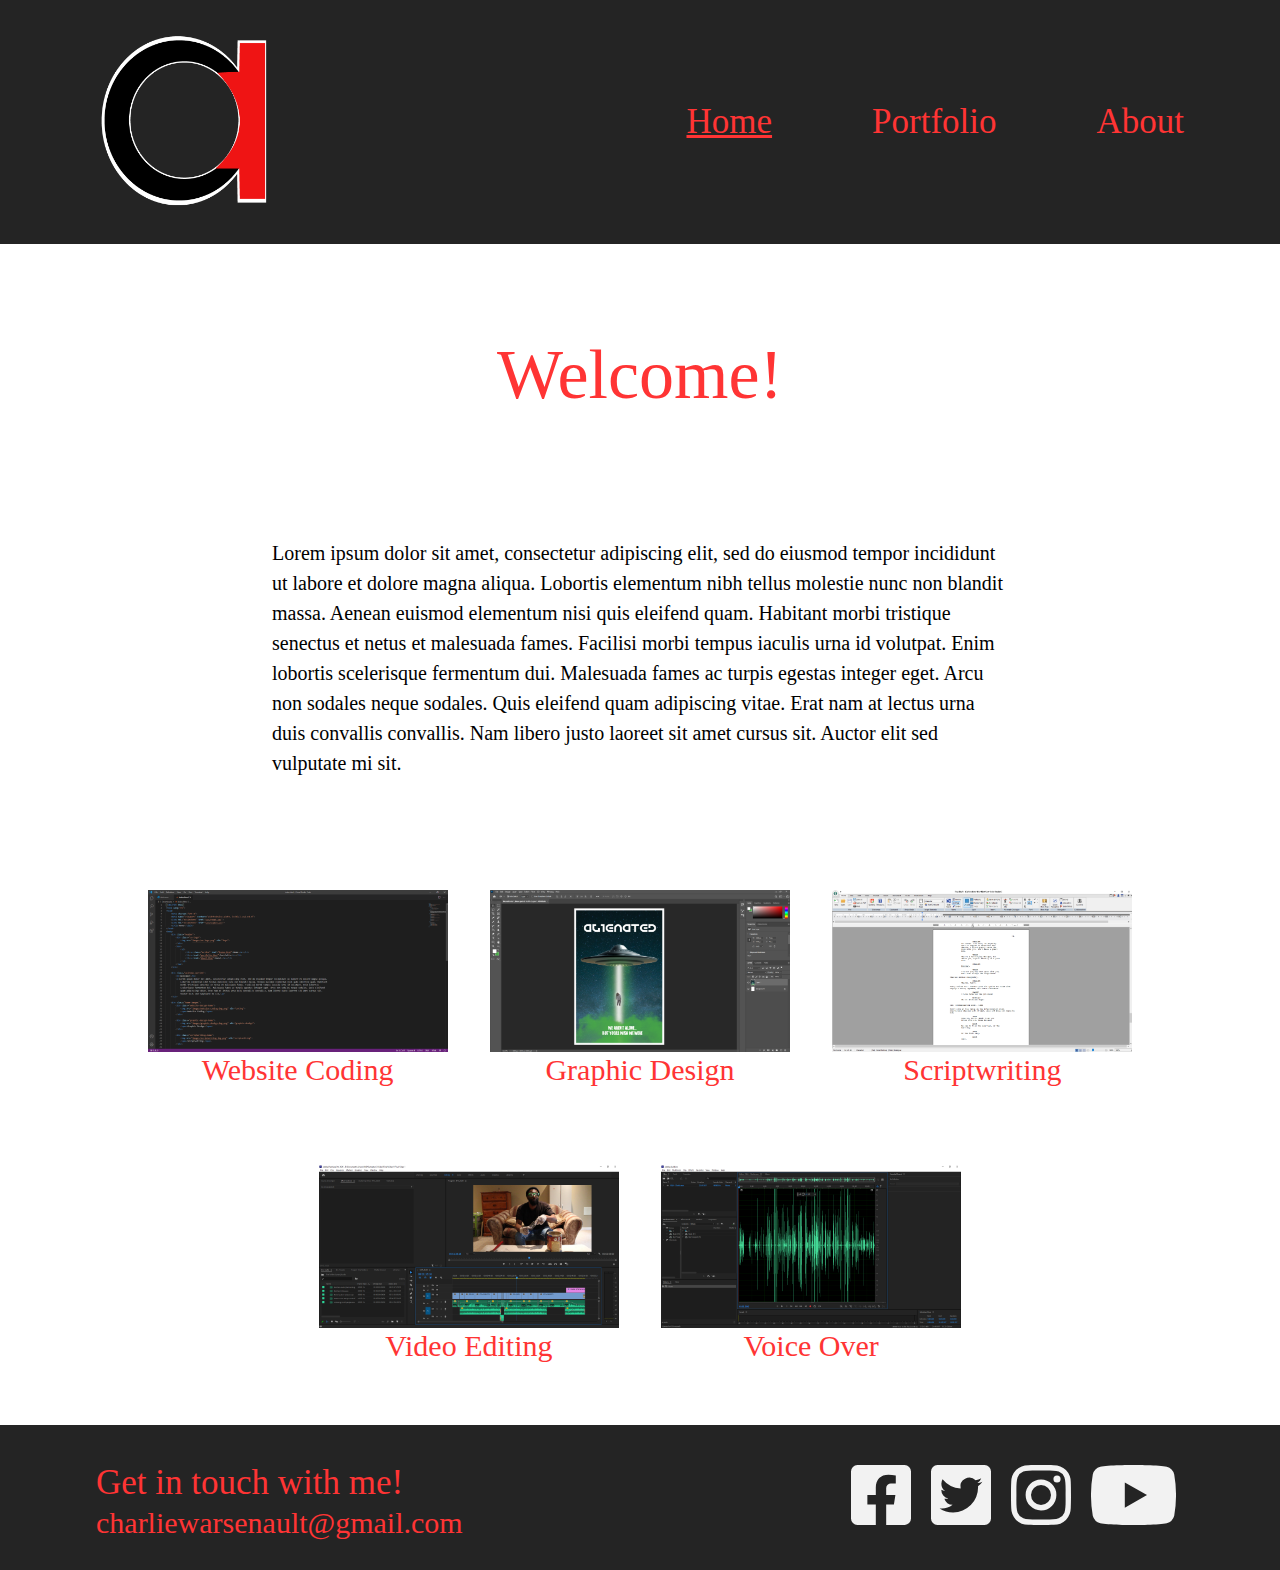
<file: index.html>
<!DOCTYPE html>
<html lang="en">
<head>
    <meta charset="UTF-8">
    <meta name="viewport" content="width=device-width, initial-scale=1.0">
    <link rel="stylesheet" href="css/reset.css">
	<link rel="stylesheet" href="css/styles.css">
    <title>Home</title>
</head>
<body>
    <div class="header">
        <div class="ca-logo">
            <img src="images/ca-logo.png" alt="logo">
        </div>
        <nav>
            <ul>
                <li><a class="active" href="index.html">Home</a></li>
                <li><a href="portfolio.html">Portfolio</a></li>
                <li><a href="about.html">About</a></li>
            </ul>
        </nav>
    </div>

    <div class="welcome-section">
        <h1>Welcome!</h1>
        <p>Lorem ipsum dolor sit amet, consectetur adipiscing elit, sed do eiusmod tempor incididunt ut labore et dolore magna aliqua. 
            Lobortis elementum nibh tellus molestie nunc non blandit massa. Aenean euismod elementum nisi quis eleifend quam. Habitant 
            morbi tristique senectus et netus et malesuada fames. Facilisi morbi tempus iaculis urna id volutpat. Enim lobortis 
            scelerisque fermentum dui. Malesuada fames ac turpis egestas integer eget. Arcu non sodales neque sodales. Quis eleifend 
            quam adipiscing vitae. Erat nam at lectus urna duis convallis convallis. Nam libero justo laoreet sit amet cursus sit. 
            Auctor elit sed vulputate mi sit.</p>
    </div>

    <div class="portfolio-link">
        <p>Click here to check out my <a href="portfolio.html">Portfolio</a>!</p>
    </div>

    <div class="home-images">
        <div class="website-design-home">
            <a href="portfolio.html#website-design-portfolio">
            <img src="images/website-coding-img.png" alt="coding">
            <span>Website Coding</span>
            </a>
        </div>

        <div class="graphic-design-home">
            <a href="portfolio.html#graphic-design-portfolio">
            <img src="images/graphic-design-img.png" alt="graphic-design">
            <span>Graphic Design</span>
            </a>
        </div>

        <div class="scriptwriting-home">
            <a href="portfolio.html#scriptwriting-portfolio">
            <img src="images/scriptwriting-img.png" alt="scriptwriting">
            <span>Scriptwriting</span>
            </a>
        </div>

        <div class="video-editing-home">
            <a href="portfolio.html#video-editing-portfolio">
            <img src="images/video-editing-img.png" alt="video-editing">
            <span>Video Editing</span>
            </a>
        </div>

        <div class="voice-over-home">
            <a href="portfolio.html#voice-over-portfolio">
            <img src="images/voice-over-img.png" alt="voice-over">
            <span>Voice Over</span>
            </a>
        </div>
    </div>

    <footer>
        <div class="footer-text">
            <h3>Get in touch with me!</h3>
            <h4>charliewarsenault@gmail.com</h4>
        </div>

        <div class="footer-icons">
            <a href="https://www.facebook.com" target="_blank"><img src="icons/facebook.svg" alt="facebook"></a>
            <a href="https://www.twitter.com" target="_blank"><img src="icons/twitter.svg" alt="twitter"></a>
            <a href="https://www.instagram.com" target="_blank"><img src="icons/instagram.svg" alt="instagram"></a>
            <a href="https://www.youtube.com" target="_blank"><img src="icons/youtube.svg" alt="youtube"></a>
        </div>
    </footer>
        
</body>
</html>
</file>
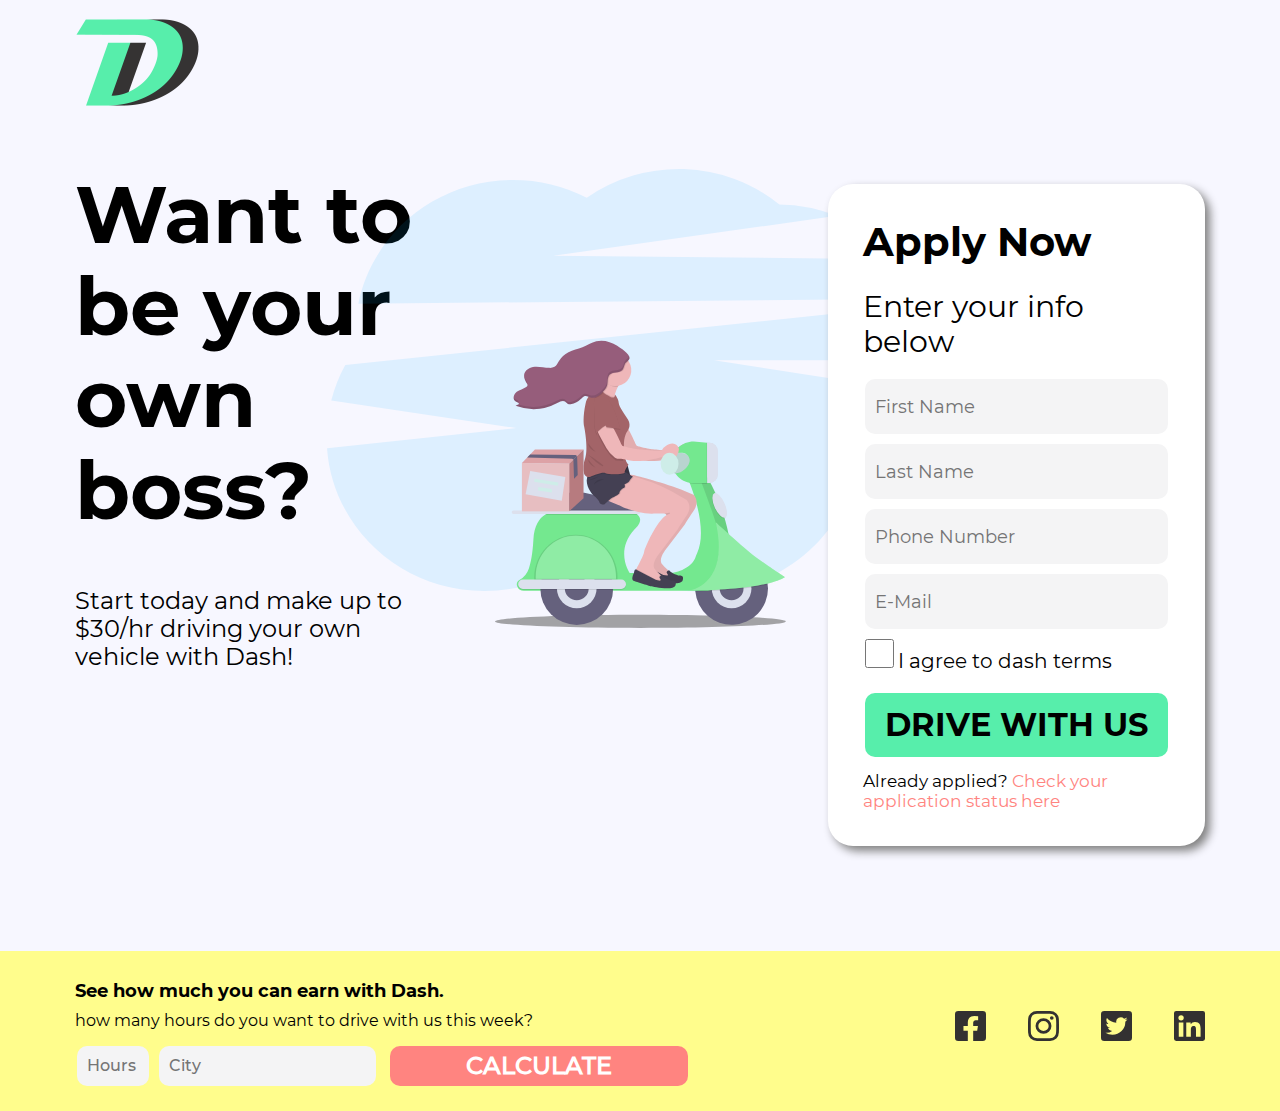
<file: Landing Page/index.html>
<!DOCTYPE html>
<html lang="en">
<head>
    <meta charset="UTF-8">
    <meta name="viewport" content="width=device-width, initial-scale=1.0">
    <link rel="shortcut icon" href="images/favicon.ico">
    <!-- When choosing between a reset and normalize, I decided on normalize simply because I hadn't used it as much as reset
    and wanted to give it a shot and find out which I prefer, which at this point I think is actually reset -->
    <link rel="stylesheet" href="css/normalize.css">
    <link rel="stylesheet" href="css/styles.css">
    <title>Dash</title>
</head>
<body>
    <header>
        <img src="images/logo/logo.png" alt="logo" id="logo">
    </header>

    <!-- using a main tag to make separating the header, content, and footer -->
    <main>
        <div id="top-text">
            <h1>Want to be your own boss?</h1>
            <h4>Start today and make up to $30/hr driving your own vehicle with Dash!</h4>
        </div>

        <img src="images/bg-image/scooter.svg" alt="scooter" id="scooter">

        <!-- adding an id to this form as the background is different, but most of it is similar to the footer form -->
        <form id="white-form">
            <h2>Apply Now</h2>
            <h5>Enter your info below</h5>
            <fieldset>
                <input type="text" name="fname" id="first-name" placeholder="First Name">
            </fieldset>
            <fieldset>
                <input type="text" name="lname" id="last-name" placeholder="Last Name">
            </fieldset>
            <fieldset>
                <input type="text" name="number" id="phone-number" placeholder="Phone Number">
            </fieldset>
            <fieldset>
                <input type="text" name="email" id="email" placeholder="E-Mail">
            </fieldset>
            <fieldset>
            <!-- placing the label after the input so the checkbox is on the left -->
                <input type="checkbox" name="terms" value="agree" id="terms"> 
                <label for="terms">I agree to dash terms</label>
            </fieldset>
            <fieldset>
                <input type="submit" value="DRIVE WITH US">
            </fieldset>
            <!-- not sure if just having text within the div is the right choice, but making it an h feels a bit overkill -->
            <div id="application-text">
                Already applied? <a href="#">Check your application status here</a>
            </div>
        </form>
    </main>

    <!-- using clearfix since I'm using float on the desktop view, though it's the only size I'm using it on. Sticking to grid and
    flexbox for mobile and tablet view -->
    <footer class="clearfix">
        <!-- I chose the different heading sizes entirely based on the mobile view text size, though it didn't really save me
        any time as several that were the same size on mobile ended up being different at larger sizes -->
        <h5>See how much you can earn with Dash.</h5>
        <div id="hours-text">
            how many hours do you want to drive with us this week?
        </div>
        <form>
            <fieldset>
                <div id="footer-input">
                    <input type="text" name="hours" id="hours" placeholder="Hours">
                    <input type="text" name="city" id="city" placeholder="City">
                </div>
            </fieldset>
            <fieldset>
                <input type="submit" value="CALCULATE">
            </fieldset>
        </form>

        <div id="icons">
            <img src="images/icons/facebook.svg" alt="facebook" id="facebook">
            <img src="images/icons/instagram.svg" alt="instagram" id="instagram">
            <img src="images/icons/twitter.svg" alt="twitter" id="twitter">
            <img src="images/icons/linkedin.svg" alt="linkedin" id="linkedin">
        </div>
    </footer>
</body>
</html>
</file>
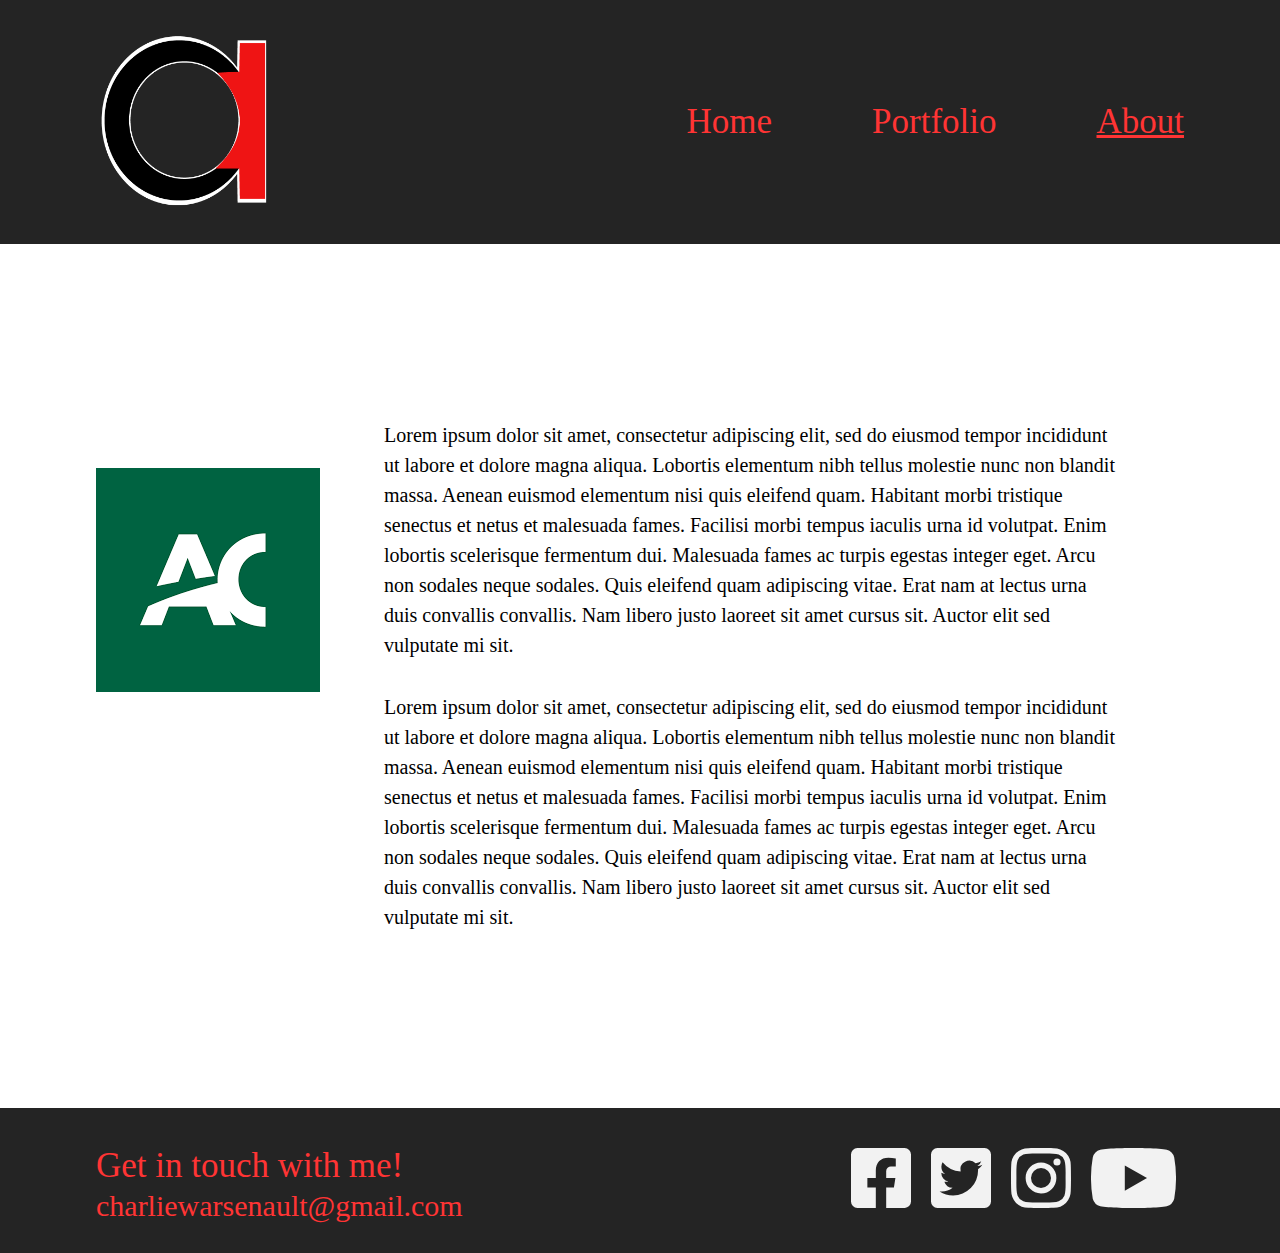
<file: about.html>
<!DOCTYPE html>
<html lang="en">
<head>
    <meta charset="UTF-8">
    <meta name="viewport" content="width=device-width, initial-scale=1.0">
    <link rel="stylesheet" href="css/reset.css">
	<link rel="stylesheet" href="css/styles.css">
    <title>About</title>
</head>
<body>
    <div class="header">
        <div class="ca-logo">
            <img src="images/ca-logo.png" alt="logo">
        </div>
        <nav>
            <ul>
                <li><a href="index.html">Home</a></li>
                <li><a href="portfolio.html">Portfolio</a></li>
                <li><a class="active" href="about.html">About</a></li>
            </ul>
        </nav>
    </div>
   
    <div class="about-content">
        <div class="about-img">
            <img src="images/algonquin-college-img.png" alt="algonquin">
        </div>

        <div class="about-text">
            <p>Lorem ipsum dolor sit amet, consectetur adipiscing elit, sed do eiusmod tempor incididunt ut labore et dolore magna aliqua. 
            Lobortis elementum nibh tellus molestie nunc non blandit massa. Aenean euismod elementum nisi quis eleifend quam. Habitant 
            morbi tristique senectus et netus et malesuada fames. Facilisi morbi tempus iaculis urna id volutpat. Enim lobortis 
            scelerisque fermentum dui. Malesuada fames ac turpis egestas integer eget. Arcu non sodales neque sodales. Quis eleifend 
            quam adipiscing vitae. Erat nam at lectus urna duis convallis convallis. Nam libero justo laoreet sit amet cursus sit. 
            Auctor elit sed vulputate mi sit.</p>

            <p>Lorem ipsum dolor sit amet, consectetur adipiscing elit, sed do eiusmod tempor incididunt ut labore et dolore magna aliqua. 
            Lobortis elementum nibh tellus molestie nunc non blandit massa. Aenean euismod elementum nisi quis eleifend quam. Habitant 
            morbi tristique senectus et netus et malesuada fames. Facilisi morbi tempus iaculis urna id volutpat. Enim lobortis 
            scelerisque fermentum dui. Malesuada fames ac turpis egestas integer eget. Arcu non sodales neque sodales. Quis eleifend 
            quam adipiscing vitae. Erat nam at lectus urna duis convallis convallis. Nam libero justo laoreet sit amet cursus sit. 
            Auctor elit sed vulputate mi sit.</p>
        </div>
    </div>

    <footer>
        <div class="footer-text">
            <h3>Get in touch with me!</h3>
            <h4>charliewarsenault@gmail.com</h4>
        </div>

        <div class="footer-icons">
            <a href="https://www.facebook.com" target="_blank"><img src="icons/facebook.svg" alt="facebook"></a>
            <a href="https://www.twitter.com" target="_blank"><img src="icons/twitter.svg" alt="twitter"></a>
            <a href="https://www.instagram.com" target="_blank"><img src="icons/instagram.svg" alt="instagram"></a>
            <a href="https://www.youtube.com" target="_blank"><img src="icons/youtube.svg" alt="youtube"></a>
        </div>
    </footer>

</body>
</html>
</file>
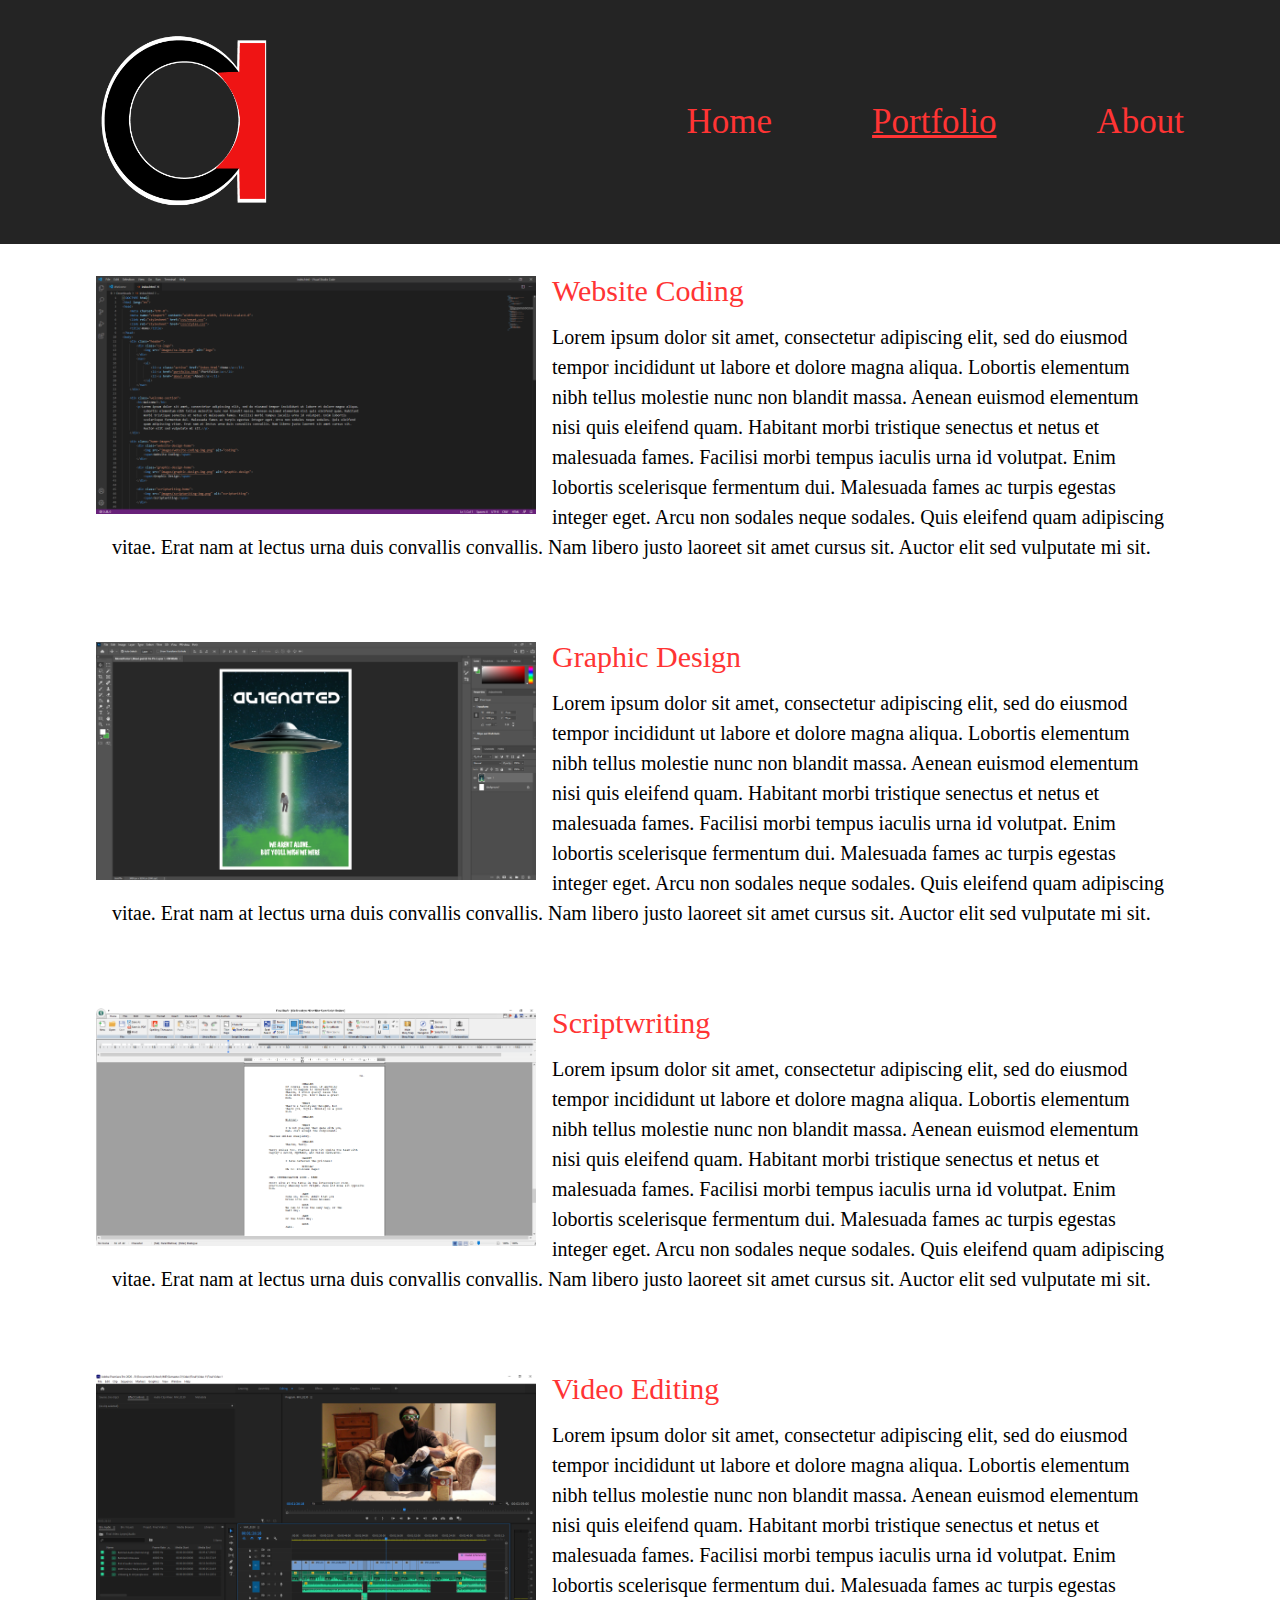
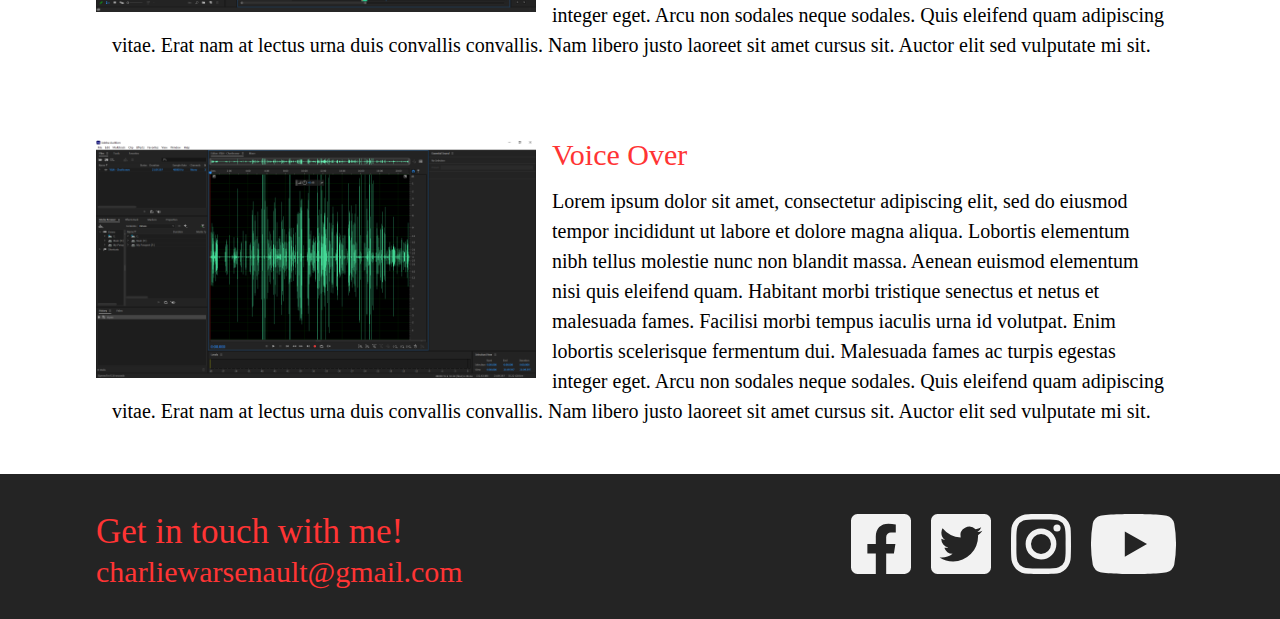
<file: portfolio.html>
<!DOCTYPE html>
<html lang="en">
<head>
    <meta charset="UTF-8">
    <meta name="viewport" content="width=device-width, initial-scale=1.0">
    <link rel="stylesheet" href="css/reset.css">
	<link rel="stylesheet" href="css/styles.css">
    <title>Portfolio</title>
</head>
<body>
    <div class="header">
        <div class="ca-logo">
            <img src="images/ca-logo.png" alt="logo">
        </div>
        <nav>
            <ul>
                <li><a href="index.html">Home</a></li>
                <li><a class="active" href="portfolio.html">Portfolio</a></li>
                <li><a href="about.html">About</a></li>
            </ul>
        </nav>
    </div>

    <div class="portfolio-content">

        <div id="website-design-portfolio">
            <img src="images/website-coding-img.png" alt="coding">
            <span>Website Coding</span>
            <p>Lorem ipsum dolor sit amet, consectetur adipiscing elit, sed do eiusmod tempor incididunt ut labore et dolore magna 
                aliqua. Lobortis elementum nibh tellus molestie nunc non blandit massa. Aenean euismod elementum nisi quis eleifend 
                quam. Habitant morbi tristique senectus et netus et malesuada fames. Facilisi morbi tempus iaculis urna id volutpat. 
                Enim lobortis scelerisque fermentum dui. Malesuada fames ac turpis egestas integer eget. Arcu non sodales neque 
                sodales. Quis eleifend quam adipiscing vitae. Erat nam at lectus urna duis convallis convallis. Nam libero justo 
                laoreet sit amet cursus sit. Auctor elit sed vulputate mi sit.</p>
        </div>

        <div id="graphic-design-portfolio">
            <img src="images/graphic-design-img.png" alt="graphic-design">
            <span>Graphic Design</span>
            <p>Lorem ipsum dolor sit amet, consectetur adipiscing elit, sed do eiusmod tempor incididunt ut labore et dolore magna 
                aliqua. Lobortis elementum nibh tellus molestie nunc non blandit massa. Aenean euismod elementum nisi quis eleifend 
                quam. Habitant morbi tristique senectus et netus et malesuada fames. Facilisi morbi tempus iaculis urna id volutpat. 
                Enim lobortis scelerisque fermentum dui. Malesuada fames ac turpis egestas integer eget. Arcu non sodales neque 
                sodales. Quis eleifend quam adipiscing vitae. Erat nam at lectus urna duis convallis convallis. Nam libero justo 
                laoreet sit amet cursus sit. Auctor elit sed vulputate mi sit.</p>
        </div>

        <div id="scriptwriting-portfolio">
            <img src="images/scriptwriting-img.png" alt="scriptwriting">
            <span>Scriptwriting</span>
            <p>Lorem ipsum dolor sit amet, consectetur adipiscing elit, sed do eiusmod tempor incididunt ut labore et dolore magna 
                aliqua. Lobortis elementum nibh tellus molestie nunc non blandit massa. Aenean euismod elementum nisi quis eleifend 
                quam. Habitant morbi tristique senectus et netus et malesuada fames. Facilisi morbi tempus iaculis urna id volutpat. 
                Enim lobortis scelerisque fermentum dui. Malesuada fames ac turpis egestas integer eget. Arcu non sodales neque 
                sodales. Quis eleifend quam adipiscing vitae. Erat nam at lectus urna duis convallis convallis. Nam libero justo 
                laoreet sit amet cursus sit. Auctor elit sed vulputate mi sit.</p>
        </div>

        <div id="video-editing-portfolio">
            <img src="images/video-editing-img.png" alt="video-editing">
            <span>Video Editing</span>
            <p>Lorem ipsum dolor sit amet, consectetur adipiscing elit, sed do eiusmod tempor incididunt ut labore et dolore magna 
                aliqua. Lobortis elementum nibh tellus molestie nunc non blandit massa. Aenean euismod elementum nisi quis eleifend 
                quam. Habitant morbi tristique senectus et netus et malesuada fames. Facilisi morbi tempus iaculis urna id volutpat. 
                Enim lobortis scelerisque fermentum dui. Malesuada fames ac turpis egestas integer eget. Arcu non sodales neque 
                sodales. Quis eleifend quam adipiscing vitae. Erat nam at lectus urna duis convallis convallis. Nam libero justo 
                laoreet sit amet cursus sit. Auctor elit sed vulputate mi sit.</p>
        </div>

        <div id="voice-over-portfolio">
            <img src="images/voice-over-img.png" alt="voice-over">
            <span>Voice Over</span>
            <p>Lorem ipsum dolor sit amet, consectetur adipiscing elit, sed do eiusmod tempor incididunt ut labore et dolore magna 
                aliqua. Lobortis elementum nibh tellus molestie nunc non blandit massa. Aenean euismod elementum nisi quis eleifend 
                quam. Habitant morbi tristique senectus et netus et malesuada fames. Facilisi morbi tempus iaculis urna id volutpat. 
                Enim lobortis scelerisque fermentum dui. Malesuada fames ac turpis egestas integer eget. Arcu non sodales neque 
                sodales. Quis eleifend quam adipiscing vitae. Erat nam at lectus urna duis convallis convallis. Nam libero justo 
                laoreet sit amet cursus sit. Auctor elit sed vulputate mi sit.</p>
        </div>
    </div>

    <footer>
        <div class="footer-text">
            <h3>Get in touch with me!</h3>
            <h4>charliewarsenault@gmail.com</h4>
        </div>

        <div class="footer-icons">
            <a href="https://www.facebook.com" target="_blank"><img src="icons/facebook.svg" alt="facebook"></a>
            <a href="https://www.twitter.com" target="_blank"><img src="icons/twitter.svg" alt="twitter"></a>
            <a href="https://www.instagram.com" target="_blank"><img src="icons/instagram.svg" alt="instagram"></a>
            <a href="https://www.youtube.com" target="_blank"><img src="icons/youtube.svg" alt="youtube"></a>
        </div>
    </footer>
    
</body>
</html>
</file>
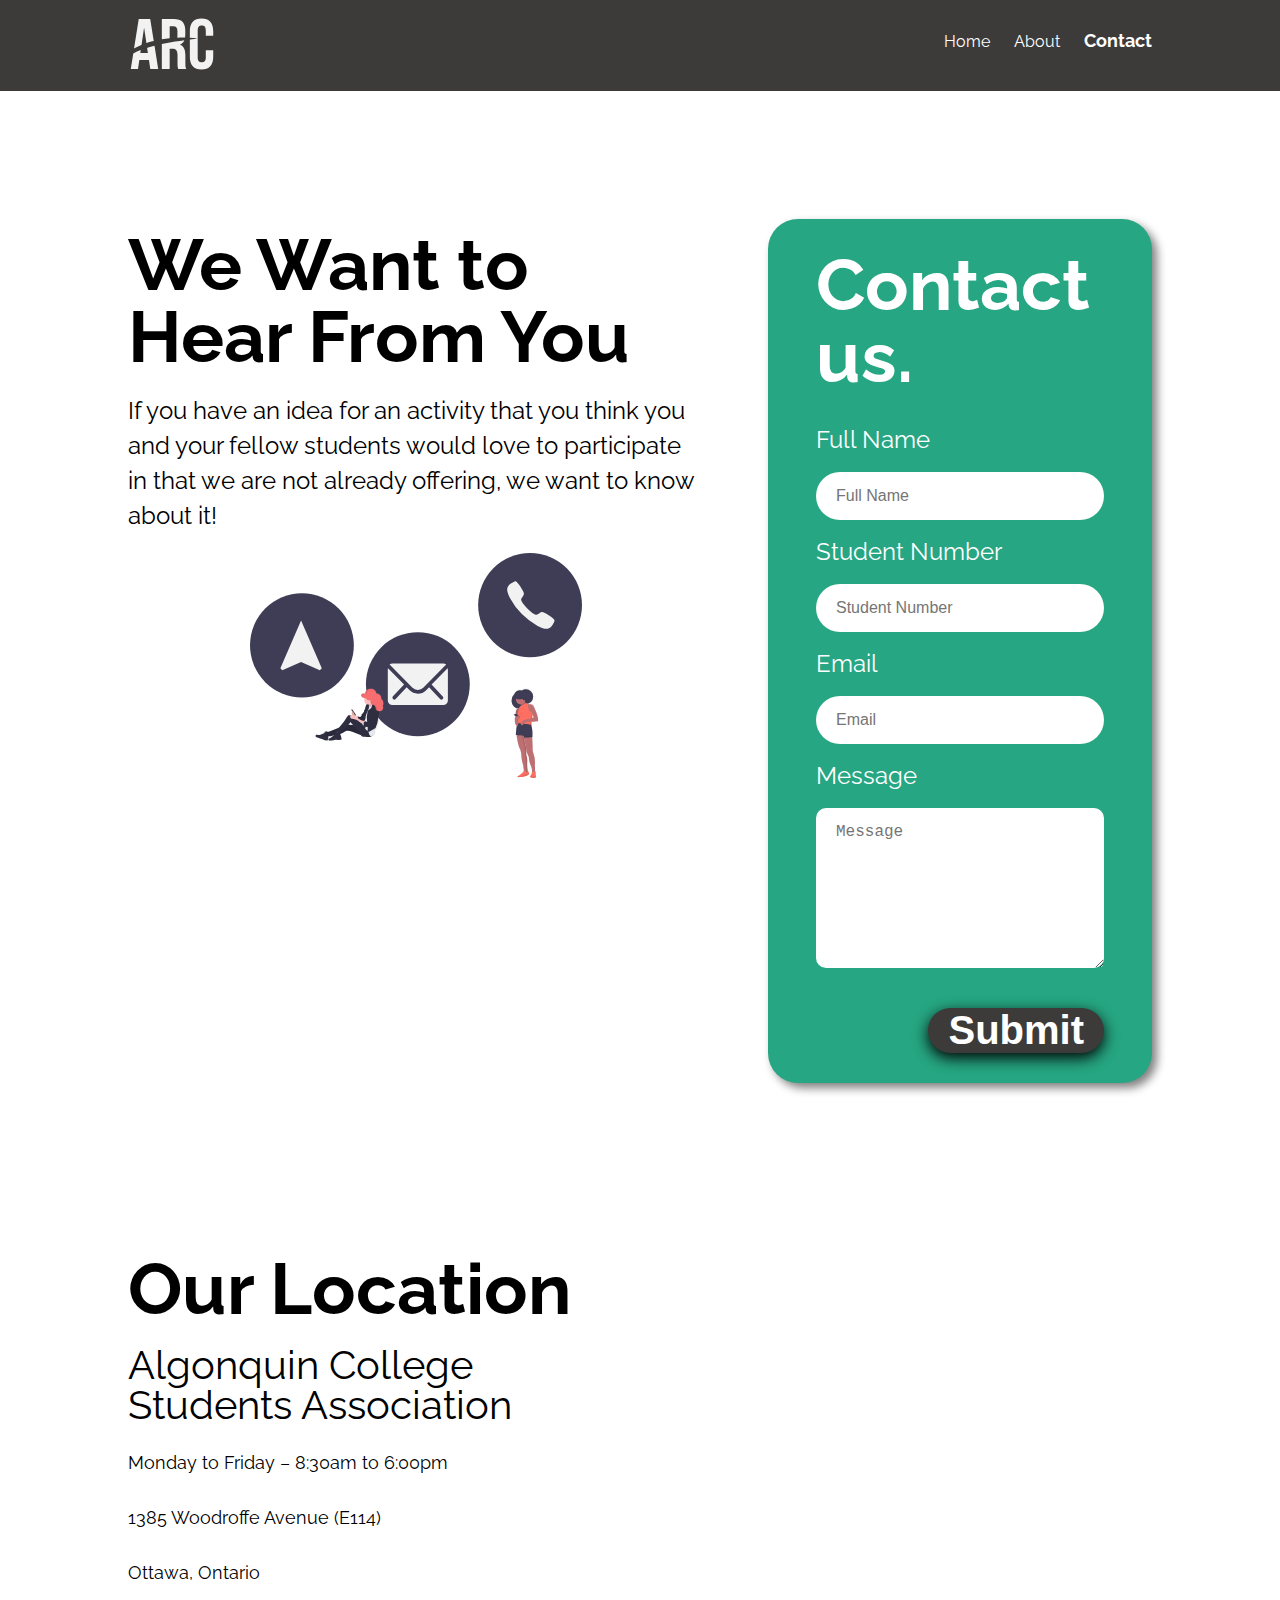
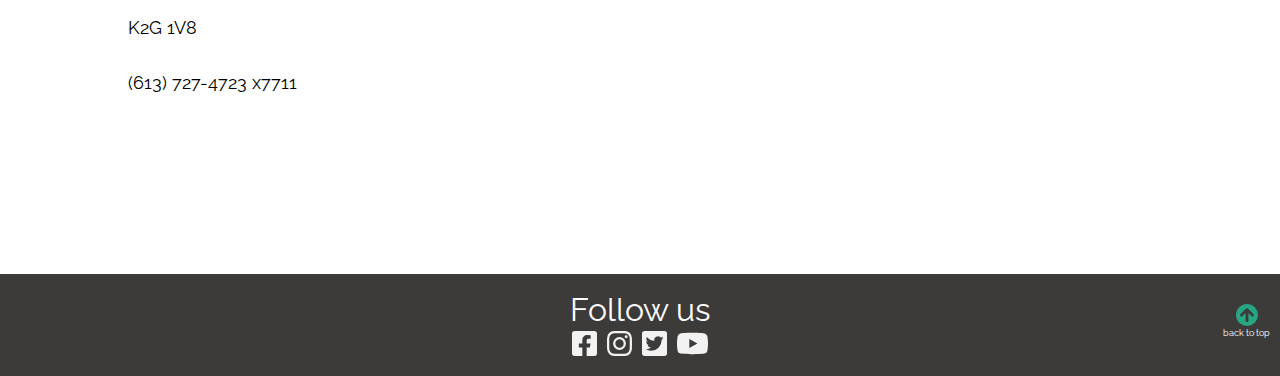
<file: mtm6201-midterm-arsenault/contact.html>
<!DOCTYPE html>
<html lang="en">
<head>
    <meta charset="UTF-8">
    <meta name="viewport" content="width=device-width, initial-scale=1.0">
    <link rel="stylesheet" href="css/reset.css">
	<link rel="stylesheet" href="css/styles.css">
    <title>Contact</title>
</head>
<body>
    <div class="nav-section">
        <div id="logo-img">
            <img src="img/logo.svg" alt="logo">
        </div>
        <nav>
            <ul>
                <li><a href="index.html">Home</a></li>
                <li><a href="about.html">About</a></li>
                <li><a class="active" href="contact.html">Contact</a></li>	
            </ul>
        </nav>
    </div>

    <div class="form-grid">
        <div>
            <div class="hear-section">
                <h1>We Want to Hear From You</h1>
                <p>If you have an idea for an activity that you think you and your fellow students would love to participate in that we 
                    are not already offering, we want to know about it!</p>
            </div>

            <div id="contact-img">
                <img src="img/contact-img.svg" alt="contact">
            </div>
        </div>

        <!-- I still tend to have some trouble with contact forms just because of how many separate fieldsets and 
            lines there are, but I'm starting to get the hang of it now -->
        <div class="contact-form">
            <h2>Contact us.</h2>
            <form>
                <fieldset>
                    <div>
                        <label for="fullname">Full Name</label>
                        <input type="text" name="fname" id="fullname" placeholder="Full Name">
                    </div>
                </fieldset>
                <fieldset>
                    <div>
                        <label for="studentnumber">Student Number</label>
                        <input type="text" name="snumber" id="studentnumber" placeholder="Student Number">
                    </div>
                </fieldset>
                <fieldset>
                    <div>
                        <label for="email">Email</label>
                        <input type="text" name="email" id="email" placeholder="Email">
                    </div>
                </fieldset>

                <fieldset>
                    <div>
                        <label for="questions">Message</label>
                        <textarea name="questions" id="questions" placeholder="Message"></textarea>
                    </div>
                </fieldset>

                <fieldset>
                    <input id="submitbutton" type="submit" value="Submit">
                </fieldset>
            </form>
        </div>
    </div>

    <!-- I decided to give each line its own p tag since each line is so spaced out -->
    <div class="map-grid">
        <div class="location-section">
            <h1>Our Location</h1>
            <h3>Algonquin College Students Association</h3>
            <p>Monday to Friday – 8:30am to 6:00pm</p>
            <p>1385 Woodroffe Avenue (E114)</p>
            <p>Ottawa, Ontario</p>
            <p>K2G 1V8</p>
            <p>(613) 727-4723 x7711</p>
        </div>

        <div id="map">
            <iframe src="https://www.google.com/maps/embed?pb=!1m18!1m12!1m3!1d2804.0391494268306!2d-75.75911148448351!3d45.34802197909974!2m3!1f0!2f0!3f0!3m2!1i1024!2i768!4f13.1!3m3!1m2!1s0x4cce0718cc4a6ad7%3A0xc6cc467725843e2b!2sAlgonquin%20College!5e0!3m2!1sen!2sca!4v1594316729282!5m2!1sen!2sca" allowfullscreen="" aria-hidden="false" tabindex="0"></iframe>
        </div>
    </div>

    <footer>
        <h3 id="footer-h3">Follow us</h3>
        <div id="footer-icons">
            <img src="icons/facebook.svg" alt="facebook">
            <img src="icons/instagram.svg" alt="instagram">
            <img src="icons/twitter.svg" alt="twitter">
            <img src="icons/youtube.svg" alt="youtube">
        </div>

        <div id="gototop">
            <a href="#top">
                <img src="icons/arrow.svg" alt="arrow">
                <span>back to top</span>
            </a>
        </div>
    </footer>
</body>
</html>
</file>
<file: css/styles.css>
body {
    font-family: 'cambria math';
}

a {
    text-decoration: none;
    color: #FF3434;
}

a:hover {
    text-decoration: underline;
}

nav li {
    text-align: center;
    font-size: 35px;
    padding: 1rem 0;
}

h1 {
    color: #FF3434;
    font-size: 55px;
    text-align: center;
    padding: 2rem 0;
}

h3 {
    color: #FF3434;
    font-size: 30px;
    padding: 0.5rem 0;
}

h4 {
    color: #FF3434;
    font-size: 25px;
}

p {
    font-size: 20px;
    line-height: 150%;
}

span {
    color: #FF3434;
    font-size: 30px;
    display: block;
}

footer {
    background-color: #242424;
    text-align: center;
}

.header {
    background-color: #242424;
}

.ca-logo {
    text-align: center;
}

.ca-logo img{
    width: 180px;
    padding: 1rem 0;
}

.active {
    text-decoration: underline;
}

.footer-icons img {
    height: 60px;
    padding: 0.5rem 0.5rem;
}


/* HOME PAGE */

.welcome-section {
    padding: 0 1rem;
}

.portfolio-link {
    padding: 3rem 0;
    text-align: center;
}

.home-images {
    display: none;
}


/* PORTFOLIO PAGE */

.portfolio-content {
    text-align: center;
}

.portfolio-content img {
    width: 325px;
    padding: 1rem 0;
}

.portfolio-content p {
    text-align: left;
    padding: 1rem;
}


/* ABOUT PAGE */

.about-img {
    text-align: center;
    padding: 4rem 1rem;
}

.about-content p {
    padding: 1rem;
}


@media (min-width: 768px) {

    h1 {
        font-size: 70px;
    }

    h3 {
        font-size: 35px;
    }

    h4 {
        font-size: 30px;
    }

    p {
        text-align: unset;
        padding: 0 2rem;
    }

    footer {
        text-align: left;
        padding: 0 3rem;
    }

    .ca-logo {
        text-align: unset;
        float: left;
        padding: 1rem 2rem;
    }

    nav {
        float: right;
    }

    nav li {
        display: inline-block;
        padding: 6.5rem 4rem 0 0;
    }

    .header {
        overflow: auto;
    }

    /* HOME PAGE */

    .portfolio-link {
        display: none;
    }

    .home-images {
        display: block;
        text-align: center;
    }

    .home-images div {
        display: inline-block;
        padding: 1rem 2rem;
    }

    .home-images img {
        width: 300px;
    }


    /* PORTFOLIO PAGE */

    .portfolio-content img {
        width: 440px;
    }

    /* ABOUT PAGE */

    .about-text {
        padding: 10rem 3rem;
    }

    .about-img {
        padding: 10rem 0 0;
    }
}

@media (min-width: 1280px) {

    h1 {
        padding-top: 6rem;
    }

    footer {
        overflow: auto;
        padding: 2rem 6rem;
    }

    nav li {
        padding: 6.5rem 6rem 0 0;
    }

    .ca-logo {
        padding: 1rem 6rem;
    }

    .footer-text {
        float: left;
    }

    .footer-icons {
        float: right;
    }

    /* HOME PAGE */

    .welcome-section p {
        padding: 6rem 16rem;
    }

    .home-images {
        padding: 0 6rem;
    }

    .home-images div {
        padding: 1rem 1.2rem 4rem;
    }

    /* PORTFOLIO PAGE */

    .portfolio-content {
        text-align: left;
    }

    .portfolio-content img {
        float: left;
        padding: 0 1rem 0 0;
    }

    .portfolio-content div {
        overflow: auto;
        padding: 2rem 6rem;
    }

    /* ABOUT PAGE */

    .about-content {
        display: flex;
        padding: 0 6rem;
    }

    .about-img {
        padding: 14rem 0 0 0;
    }


}
</file>
<file: Landing Page/css/styles.css>
@font-face {
    font-family: Montserrat;
    src: url(../fonts/Montserrat-Bold.ttf);
    font-weight: bold;
}

@font-face {
    font-family: Montserrat;
    src: url(../fonts/Montserrat-Regular.ttf);
}

@font-face {
    font-family: Montserrat-Medium;
    src: url(../fonts/Montserrat-Medium.ttf);
}

header {
    padding: 0 35px;
}

body {
    background-color: #F7F7FF;
    font-family: Montserrat;
}

main {
    padding: 20px 35px;
}

img#logo {
    width: 125px;
}

/* really love the look of the border radius in forms. Something I'll definitely be using myself going forward */
form {
    border-radius: 25px;
}

input {
    border: 0;
    background-color: #F4F4F5;
    color: #9B9B9B;
    width: 100%;
    border-radius: 10px;
    padding: 0 10px;
    height: 40px;
    /* border-box has quickly become one of my favourite functions in css */
    box-sizing: border-box;
    font-size: 16px;
}

/* turns out there aren't many ways you can change the look of a checkbox, I would have liked to make the edges a bit rounder
but couldn't track down how to do it if there is a way */
input#terms {
    width: 25px;
    height: 25px;
}

input[type=submit] {
    color: white;
    background-color: #FF8480;
    font-size: 24px;
}

/* I've never used so many suqare brackets in my life */
label[for=terms] {
    display: inline-block;
    font-size: 16px;
}

form#white-form {
    background-color: white;
    box-shadow: 5px 5px 10px grey;
    padding: 20px;
    margin: 15px 0;
}

form#white-form input[type=submit] {
    color: black;
    background-color: #57EEAB;
    margin: 10px 0;
    height: 55px;
}

fieldset {
    border: 0;
    padding: 5px 0px;
}

footer {
    background-color: #FFFD8C;
    padding: 20px 35px;
}

/* the downside to using all these different h sizes is how often they change at different screen sizes, but it makes grouping them 
really easy and keeps things well organized without any classes or id's */
h1 {
    font-size: 60px;
    margin: 0 0 10px 0;
}

h2 {
    font-size: 40px;
    margin: 0 0 10px 0;
}

h4 {
    font-size: 24px;
    margin: 0;
}

h5 {
    font-size: 16px;
    margin: 0;
}

a {
    color: #FF8480;
    text-decoration: none;
}

/* this was bugging for a long time while working on this assignment, I kept thinking the button tag is what I was supposed to use
rather than input */
h1,
h2,
input[type=submit] {
    font-weight: bold;
}

h3,
h4,
h5 {
    font-weight: normal;
}

footer h5 {
    font-weight: bold;
    font-size: 18px;
    margin: 10px 0;
}

footer input {
    color: #707070;
    font-family: Montserrat-Medium;
}

/* a lot of my CSS is just setting font sizes, and there's even more of this in the media queries */
#application-text {
    font-size: 14px;
}

#hours-text {
    font-size: 16px;
}

/* still a little split on whether I like grid or flexbox more, but I'm starting to use grid more often between the two */
#footer-input {
    display: grid;
    grid-template-columns: 1fr 3fr;
    grid-gap: 10px;
}

/* and just as I say that, I throw flex in the mix */
#icons {
    display: flex;
    justify-content: space-between;
    margin: 25px auto;
    width: 250px;
}

/* I keep trying to decide if padding or margin is the right thing to use, and I know there's a rule but it's one I have
trouble remembering */
@media (min-width: 768px) {
    header {
       padding: 0 75px;
    }

    main {
       padding: 20px 75px;
    }

    footer {
        padding: 20px 75px;
    }
    
    h1 {
        font-size: 80px;
    }

    h5 {
        font-size: 30px;
    }

    #white-form h5 {
        padding: 15px 0;
    }

    form#white-form {
        padding: 35px;
    }

    form#white-form input {
        font-size: 18px;
        height: 55px;
    }

    form#white-form input[type=submit] {
        font-size: 32px;
        height: 64px;
    }

    label[for=terms] {
        font-size: 20px;
    }

    /* this line is a mouthful but making it specific enough to override the original line takes this much */
    form#white-form input#terms {
        width: 29px;
        height: 29px;
    }

    /* starting to think that maybe I use ID's too much and should start switching to classes a bit more */
    #application-text {
        font-size: 17px;
    }

    footer form {
        display: grid;
        grid-template-columns: 1fr 1fr;
        grid-gap: 10px;
    }

    /* I could probably really clean up my CSS sheets and make them way shorter by figuring out a way to do these one line margin
    settings less often */
    #hours-text {
        margin: 10px 0;
    }
}

@media (min-width: 1200px) {
    main {
        display: grid;
        padding: 40px 75px 90px;
        grid-template-columns: 1fr 1fr 1fr;
    }

    h1 {
        margin-bottom: 50px;
    }

    img#scooter {
        margin: 0 -125px;
    }

    footer form {
        width: 615px;
        float: left;
    }

    #icons {
        float: right;
        margin-top: -30px;
    }

    .clearfix:after {
        content: "";
        display: block;
        clear: both;
    }
}
</file>
<file: mtm6201-midterm-arsenault/css/styles.css>
@import url('https://fonts.googleapis.com/css2?family=Raleway:wght@400;700&display=swap');

body {
    font-family: 'Raleway', sans-serif;
}

h1 {
    font-size: 40px;
    font-weight: bold;
    padding: 10px 0;
}

h2 {
    font-size: 32px;
    font-weight: bold;
    font-style: italic;
    padding: 10px 0;
}

h3 {
    font-size: 24px;
    color: #26a682;
}

h4 {
    font-size: 18px;
    color: white;
    padding: 20px 0;
}

p {
    font-size: 20px;
    line-height: 35px;
    padding: 10px 0;
}

#logo-img img {
    width: 88px;
}

ul li {
    padding: 11px 0px;
}

ul li a {
    color: white;
    text-decoration: none;
    font-size: 16px;
}

ul li a:hover {
    font-weight: bold;
}

footer {
    background-color: #3c3b3a;
    color: white;
    text-align: center;
    position: relative;
}

footer #footer-h3 {
    color: white;
    padding: 20px 0 0 0;
}

.nav-section {
    background-color: #3c3b3a;
    text-align: center;
    overflow: auto;
}

.active {
    font-weight: bold;
    font-size: 18px;
}

.button {
    background-color: #26a682;
    color: white;
    font-size: 20px;
    text-decoration: none;
    display: block;
    border-radius: 25px;
    width: 50%;
    padding: 10px 10px;
    text-align: center;
    margin-left: auto;
    box-shadow: 5px 5px 10px grey;
    font-weight: bold;
}

.button-large {
    font-size: 32px;
    width: 80%;
    margin: auto;
}

#footer-icons {
    display: inline-flex;
    padding: 5px 0 20px;
}

#footer-icons img {
    padding: 0 5px;
}

/* I centered everything in the footer, and used position absolute to keep the button on the right without changing the
position of the icons in the middle */
#gototop {
    position: absolute;
    right: 10px;
    top: 30px;
}

#gototop img {
    width: 22px;
}

#gototop span {
    font-size: 9px;
    color: white;
    display: block;
}

#gototop a {
    text-decoration: none;
}

/* HOME PAGE */

.your-arc-section {
    padding: 0 1.5rem;
}

.home-icons {
    display: grid;
    grid-template-columns: 1fr 1fr;
    text-align: center;
    padding: 0 0 10px;
}

.home-icons img {
    width: 38px;
}

.home-icons span {
    display: block;
    color: #26a682;
    font-size: 17px;
    font-family: 'Raleway', sans-serif;
}

.discover-algonquin-section {
    padding: 0 1.5rem 20px 1.5rem;
}

.simon-section {
    background-color: #3c3b3a;
    color: white;
    padding: 20px 1.5rem;
}

.simon-center {
    text-align: center;
}

.simon-center h2 {
    font-style: normal;
}

.entertainment-section {
    padding: 0 1.5rem 20px 1.5rem;
}

#bowling-icon,
#climbing-icon,
#fitness-icon,
#indoor-court-icon {
    padding: 10px 0;
}

#discover-img {
    padding: 20px 25px 10px 25px;
}

#discover-img img {
    width: 100%;
}

/* I thought the scroll icon would look really cool if it was on an infinite loop pointing down */
#scroll-down {
    display: none;
    animation-name: scroll;
    animation-duration: 3s;
    animation-iteration-count: infinite;
}

/* using keyframes I set the animation to move down 40px before coming back up to its original position */
@keyframes scroll {
    0% {transform: translate(0, 0);}
    50% {transform: translate(0, 40px);}
    100% {transform: translate(0, 0);}
}

#school-img img {
    width: 100%;
    /* following 2 lines are to set the height, but keep the width as 100% without stretching the image */
    height: 200px;
    object-fit: cover;
}

#simon-img img {
    width: 175px;
    border-radius: 150px;
    border: solid white 8px;
}

#entertainment-img img {
    width: 100%;
    height: 200px;
    object-fit: cover;
}

/* ABOUT PAGE */

.construction-section {
    padding: 0 1.5rem;
}

.about-section {
    padding: 0 1.5rem;
    background-color: #f2f2f2;
}

.about-img {
    position: relative;
    background-color: #26a682;
}

.about-img img {
    width: 100%;
    height: 200px;
    object-fit: cover;
    /* I gave the div (parent element) a background colour, and using mix-blend-mode allows the image to take on that colour */
    mix-blend-mode: multiply;
}

/* using these properties on the h1 allows it to sit on top of the image, in this exact position regardless of window size */
.about-img h1 {
    color: white;
    position: absolute;
    top: 50%;
    left: 50%;
	transform: translate(-50%, -50%);
}

/* The following images do not appear in mobile view so I add display:none */
.activity-img {
    display: none;
}

.need-a-break-section {
    padding: 0 1.5rem;
}

.competitive-friends-section {
    padding: 0 1.5rem;
    background-color: #f2f2f2;
}

.newsletter-section {
    background-color: #3c3b3a;
    color: white;
    text-align: center;
    padding: 0 0 20px 0;
}

.newsletter-section .button {
    margin-left: 0;
    margin: auto;
    box-shadow: none;
}

.new-year-section {
    padding: 0 1.5rem;
}

.thank-you-section {
    text-align: center;
    padding: 0 1.5rem;
}

.thank-you-section h1 {
    font-size: 56px;
}

.thank-you-section img {
    padding: 20px 0;
}

.indoor-climbing-section {
    padding: 0 1.5rem;
    background-color: #f2f2f2;
}

#construction-img {
    padding: 10px 1.5rem;
}

#construction-img img {
    width: 100%;
}

#sa-img img {
    width: 300px;
}

#ac-logo-img img {
    width: 200px;
}

#pcl-img img {
    width: 220px;
}

#cibc-img img {
    width: 150px;
}

/* CONTACT PAGE */

.hear-section {
    padding: 0 1.5rem;
}

.contact-form {
    background-color: #26a682;
    border-radius: 30px;
    margin: 0 20px;
    padding: 10px;
    box-shadow: 5px 5px 10px grey;
}

.contact-form h2 {
    color: white;
    font-style: normal;
}

.contact-form label {
    color: white;
    display: block;
    padding: 5px 0;
}

.contact-form input, textarea {
    border-radius: 25px;
    border: none;
    display: block;
    width: 100%;
    padding: 5px 10px;
    box-sizing: border-box;
    font-size: 16px;
}

.contact-form textarea {
    height: 5em;
    border-radius: 10px;
}

.contact-form #submitbutton {
    background-color: #3c3b3a;
    color: white;
    font-size: 25px;
    font-weight: bold;
    padding: 5px 0;
    margin: 10px 0;
    box-shadow: 0 5px 15px black;
}

.location-section {
    padding: 0 1.5rem;
}

.location-section h3 {
    color: black;
}

#contact-img {
    padding: 10px 25px;
}

#contact-img img {
    width: 100%;
}

/* This makes the submit button grow larger when the mouse of hovering on it */
#submitbutton:hover {
    transform: scale(1.2);
}

/* By taking transition off of hover, it scales down slowly rather than snapping back to the original size */
#submitbutton {
    transition: transform 0.3s;
}

iframe {
    height: 250px;
    width: 100%;
}


@media (min-width: 768px) {

    h1 {
        font-size: 72px;
    }

    h2 {
        padding: 30px 0 15px;
        font-size: 40px;
    }

    h3 {
        font-size: 32px;
        padding: 10px 0;
    }

    p {
        font-size: 18px;
    }
    
    nav {
        float: right;
        padding: 22px 5rem 22px 22px;
    }
    
    ul li {
        display: inline-block;
        padding: 10px;
    }

    ul li:nth-child(3) {
        /* This removes padding on the right of "contact" in the nav, keeping it in line with everything on the right side of the site */
        padding-right: 0;
    }

    .button {
        font-size: 27px;
        width: 30%;
    }
   
    .button-large {
        width: 50%;
        font-size: 40px;
    }
   

    #logo-img {
        float: left;
        padding-left: 5rem;
    }
   
    /* HOME PAGE */

    .your-arc-section {
        padding: 0 5rem;
    }

    .your-arc-section p {
        font-size: 24px;
    }

    .home-icons {
        display: flex;
        justify-content: space-between;
        padding: 10px 0 20px;
    }

    .discover-algonquin-section {
        padding: 0 5rem 20px 5rem;
    }

    .simon-section {
        display: grid;
        grid-template-columns: 2fr 3fr;
        grid-gap: 4rem;
        padding: 30px 5rem;
    }

    .simon-section h2, .simon-section p {
        font-size: 24px;
    }

    .entertainment-section {
        padding: 0 5rem 20px;
    }

    #discover-img {
        text-align: center;
        padding: 30px 25px 20px 25px;
    }

    #discover-img img {
        width: 50%;
    }

    #scroll-down {
        display: block;
        text-align: center;
        padding: 10px 0 40px;
    }

    #scroll-down img {
        width: 26px;
        margin: auto;
        display: block;
        transform: scale(-1)
    }

    #scroll-down span {
        font-size: 16px;
    }


    /* ABOUT PAGE */

    .construction-section {
        padding: 0 5rem;
    }

    .construction-section p {
        font-size: 24px;
    }

    .about-section {
        padding: 0 5rem 30px;
    }

    .need-a-break-section {
        display: grid;
        grid-template-columns: 218px auto;
        grid-gap: 1rem;
        padding: 5rem;
    }

    .competitive-friends-section {
        display: grid;
        grid-template-columns: auto 218px;
        grid-gap: 1rem;
        padding: 5rem;
    }

    .activity-img {
        display: block;
    }

    .need-a-break-section h2,
    .competitive-friends-section h2,
    .new-year-section h2,
    .indoor-climbing-section h2 {
        padding: 0;
    }

    .activity-img img {
        height: 375px;
        width: 100%;
        object-fit: cover;
    }

    .newsletter-section {
        padding: 10px 0;
        overflow: auto;
        padding: 10px 5rem;
    }

    .newsletter-section .button {
        width: auto;
        float: right;
        font-size: 24px;
    } 

    .newsletter-section h4 {
        float: left;
        padding: 10px 0;
        font-size: 24px;
    }

    .new-year-section {
        display: grid;
        grid-template-columns: 218px auto;
        grid-gap: 1rem;
        padding: 5rem;
    }

    .indoor-climbing-section {
        display: grid;
        grid-template-columns: auto 218px;
        grid-gap: 1rem;
        padding: 5rem;
    }

    .thank-you-section {
        padding: 40px 8rem;
    }

    #construction-img {
        padding: 20px 5rem;
    }

    /* This is the only one of the four images that has a size change between window sizes */
    #sa-img img {
        width: 435px;
    }


    /* CONTACT PAGE */

    iframe {
        height: 500px;
    }

    .hear-section {
        padding: 50px 5rem 0;
    }

    .hear-section p {
        font-size: 24px;
    }

    .contact-form {
        padding: 0 3rem 20px;
        margin: 0 5rem;
    }

    .contact-form h2 {
        font-size: 72px;
    }

    .contact-form label {
        font-size: 24px;
        padding: 20px 0;
    }

    .contact-form input {
        padding: 15px 20px;
    }

    .contact-form textarea {
        padding: 15px 20px;
        height: 10em;
    }

    .contact-form #submitbutton {
        font-size: 40px;
        width: auto;
        padding: 0 20px;
        margin-left: auto;
    }

    #contact-img {
        padding: 10px 5rem;
    }

    .location-section {
        padding: 50px 5rem 10px;
    }

    .location-section h3 {
        font-size: 40px;
    }

}

@media (min-width: 1280px) {

    nav {
        padding: 22px 8rem 22px 22px;
    }

    #logo-img {
        padding-left: 8rem;
    }

    /* HOME PAGE */

    .your-arc-section {
        padding: 3rem 0 0;
    }

    .your-arc-section h1,
    .your-arc-section p,
    .your-arc-section .home-icons {
        padding: 40px 0;
    }

    .your-arc-grid {
        display: grid;
        grid-template-columns: 2fr 3fr;
        grid-gap: 3rem;
        padding: 8rem 8rem 0;
    }

    .button-large {
        margin: 40px 0;
    }

    .discover-grid {
        display: grid;
        grid-template-columns: 1fr 1fr;
        background-color: #f2f2f2;
        padding: 5rem 8rem;
    }

    .simon-center {
        display: grid;
        grid-template-columns: 1fr 1fr;
    }

    .simon-center h2 {
        padding: 4rem 4rem;
    }

    .entertainment-grid {
        display: grid;
        grid-template-columns: 1fr 1fr;
        padding: 5rem 8rem;
    }

    .entertainment-section {
        /* because these sections are in reverse order in the html, grid-column allows me to flip them, and grid-row moves the 
        column labeled as 1 up to the first row as well */
        grid-column: 1;
        grid-row: 1;
    }

    #discover-img {
        padding: 0;
    }

    #discover-img img {
        width: 100%;
    }

    #entertainment-img {
        grid-column: 2;
    }

    #entertainment-img img {
        height: 337px;
    }

    #school-img img {
        height: 337px;
    }

    /* ABOUT PAGE */

    .construction-grid {
        display: grid;
        grid-template-columns: 1fr 1fr;
        padding: 8rem;
    }

    .about-section {
        display: grid;
        grid-template-columns: 1fr 1fr 1fr;
        grid-gap: 4rem;
        padding: 8rem;
    }

    .activity-img img {
        height: 337px;
    }

    /* All four of these sections have similar formatting at this size, however I didn't want to give them all the same
    class as some have different background colours and photo/text arrangements */
    .need-a-break-section,
    .competitive-friends-section,
    .new-year-section,
    .indoor-climbing-section {
        grid-template-columns: 1fr 1fr;
        padding: 4rem 8rem;
    }

    .newsletter-section h4,
    .newsletter-section .button {
        float: none;
        display: inline-block;
        margin: 0 10px;
    }

    .thank-you-images {
        display: grid;
        grid-template-columns: 1fr 1fr 1fr 1fr;
    }

    /* CONTACT PAGE */

    .form-grid {
        display: grid;
        grid-template-columns: 3fr 2fr;
        grid-gap: 4rem;
        padding: 8rem;
    }

    .hear-section {
        padding: 0;
    }

    .contact-form {
        margin: 0;
    }

    .contact-form #submitbutton {
        margin-top: 40px;
    }

    .map-grid {
        display: grid;
        grid-template-columns: 1fr 1fr;
        padding: 2rem 8rem 8rem;
    }

    .location-section {
        padding: 0;
    }

    #contact-img {
        text-align: center;
    }

    #contact-img img {
        width: 80%;
    }
}
</file>
